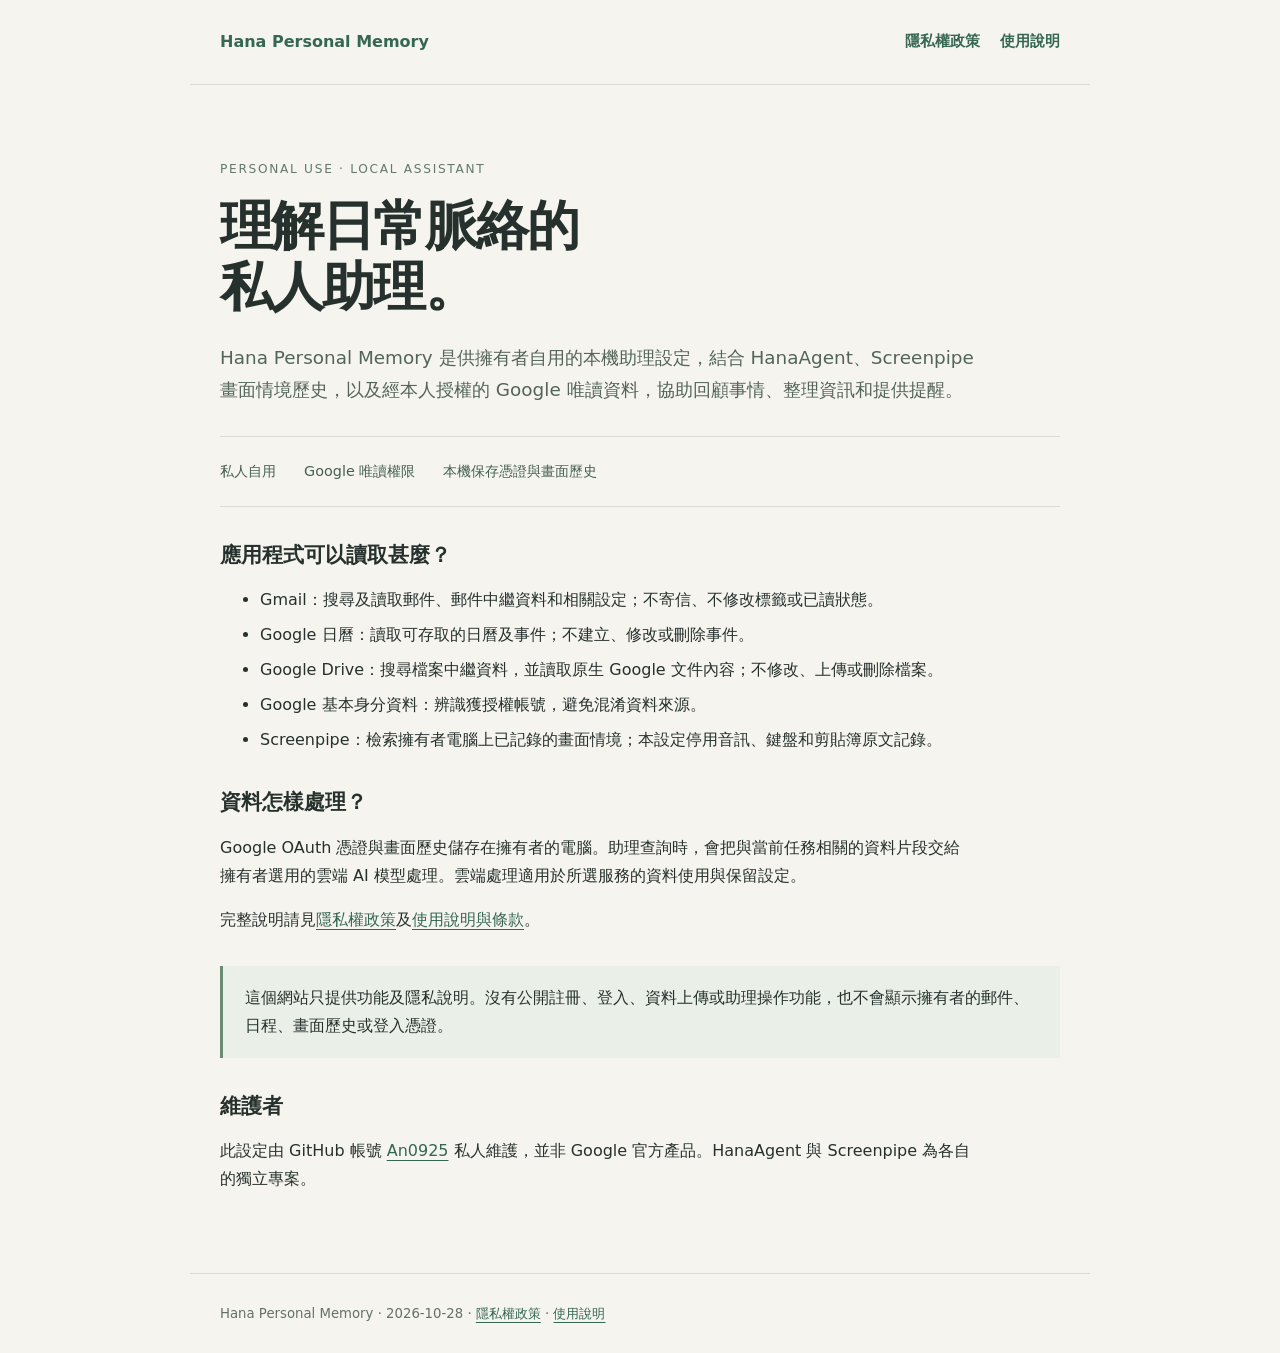
<file: index.html>
<!doctype html>
<html lang="zh-Hant">
<head><meta charset="utf-8"><meta name="viewport" content="width=device-width,initial-scale=1"><meta name="description" content="Hana Personal Memory 私人助理的功能與資料處理說明。"><title>Hana Personal Memory</title><link rel="stylesheet" href="style.css"></head>
<body>
<header><a href="index.html">Hana Personal Memory</a><nav aria-label="主要導覽"><a href="privacy.html">隱私權政策</a><a href="terms.html">使用說明</a></nav></header>
<main>
<p class="eyebrow">Personal use · Local assistant</p>
<h1>理解日常脈絡的<br>私人助理。</h1>
<p class="lead">Hana Personal Memory 是供擁有者自用的本機助理設定，結合 HanaAgent、Screenpipe 畫面情境歷史，以及經本人授權的 Google 唯讀資料，協助回顧事情、整理資訊和提供提醒。</p>
<div class="facts"><span>私人自用</span><span>Google 唯讀權限</span><span>本機保存憑證與畫面歷史</span></div>
<h2>應用程式可以讀取甚麼？</h2>
<ul><li>Gmail：搜尋及讀取郵件、郵件中繼資料和相關設定；不寄信、不修改標籤或已讀狀態。</li><li>Google 日曆：讀取可存取的日曆及事件；不建立、修改或刪除事件。</li><li>Google Drive：搜尋檔案中繼資料，並讀取原生 Google 文件內容；不修改、上傳或刪除檔案。</li><li>Google 基本身分資料：辨識獲授權帳號，避免混淆資料來源。</li><li>Screenpipe：檢索擁有者電腦上已記錄的畫面情境；本設定停用音訊、鍵盤和剪貼簿原文記錄。</li></ul>
<h2>資料怎樣處理？</h2>
<p>Google OAuth 憑證與畫面歷史儲存在擁有者的電腦。助理查詢時，會把與當前任務相關的資料片段交給擁有者選用的雲端 AI 模型處理。雲端處理適用於所選服務的資料使用與保留設定。</p>
<p>完整說明請見<a href="privacy.html">隱私權政策</a>及<a href="terms.html">使用說明與條款</a>。</p>
<div class="notice">這個網站只提供功能及隱私說明。沒有公開註冊、登入、資料上傳或助理操作功能，也不會顯示擁有者的郵件、日程、畫面歷史或登入憑證。</div>
<h2>維護者</h2><p>此設定由 GitHub 帳號 <a href="https://github.com/An0925">An0925</a> 私人維護，並非 Google 官方產品。HanaAgent 與 Screenpipe 為各自的獨立專案。</p>
</main><footer>Hana Personal Memory · 2026-10-28 · <a href="privacy.html">隱私權政策</a> · <a href="terms.html">使用說明</a></footer>
</body></html>
</file>
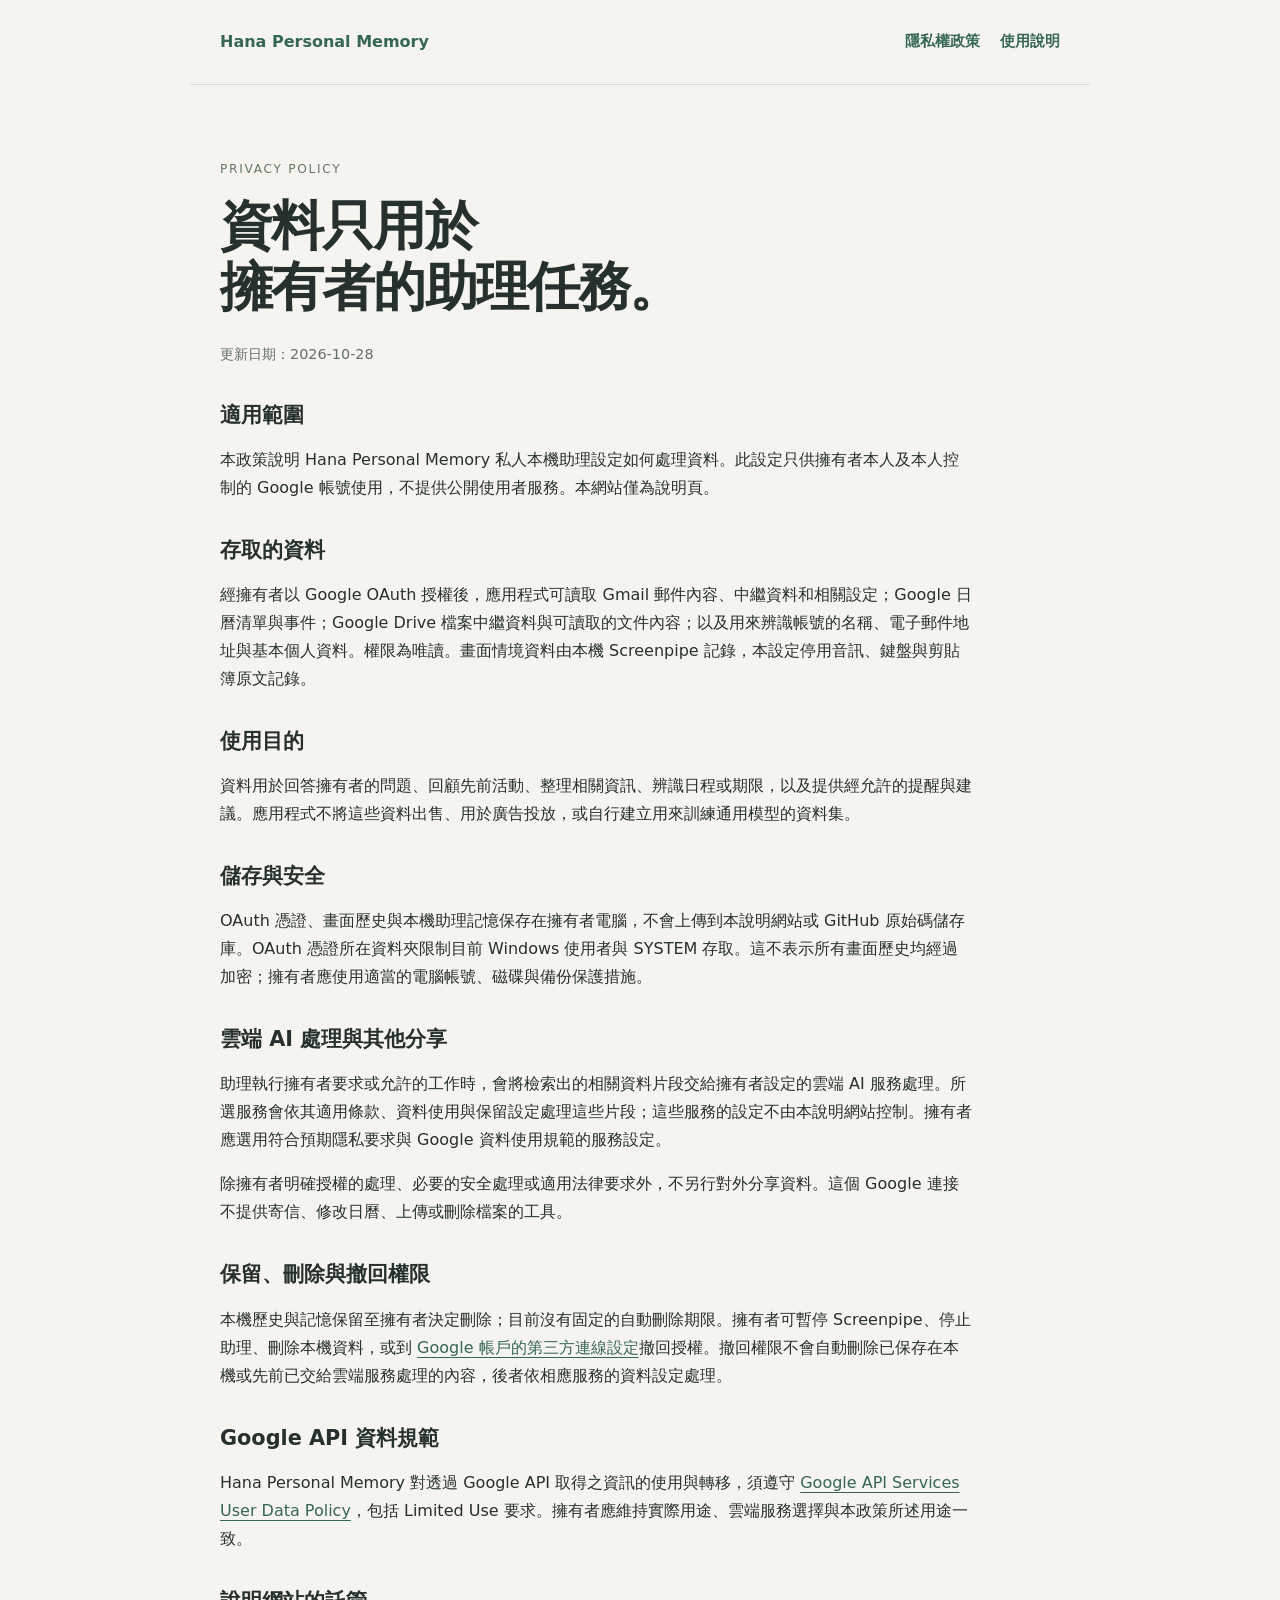
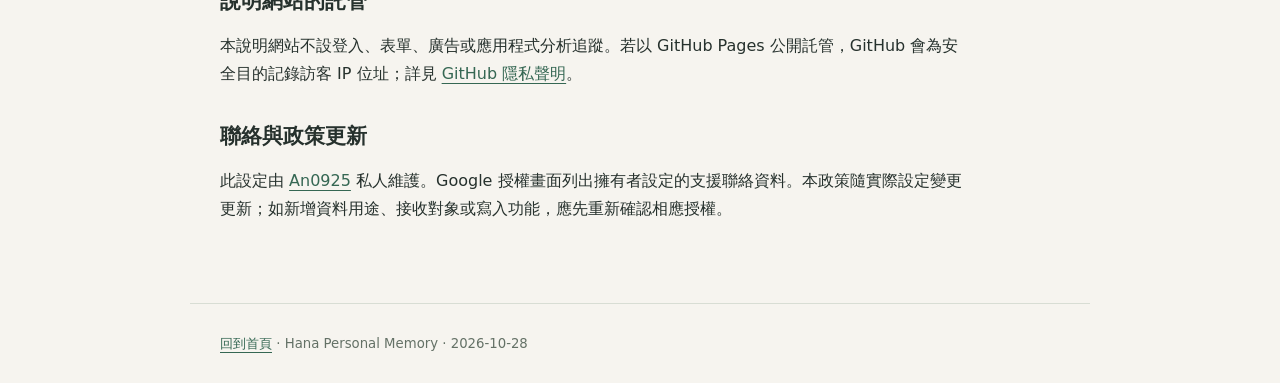
<file: privacy.html>
<!doctype html>
<html lang="zh-Hant">
<head><meta charset="utf-8"><meta name="viewport" content="width=device-width,initial-scale=1"><meta name="description" content="Hana Personal Memory 對 Google 與本機資料的存取、使用、儲存和分享方式。"><title>隱私權政策 · Hana Personal Memory</title><link rel="stylesheet" href="style.css"></head>
<body>
<header><a href="index.html">Hana Personal Memory</a><nav aria-label="主要導覽"><a href="privacy.html" aria-current="page">隱私權政策</a><a href="terms.html">使用說明</a></nav></header>
<main><p class="eyebrow">Privacy policy</p><h1>資料只用於<br>擁有者的助理任務。</h1><p class="date">更新日期：2026-10-28</p>
<h2>適用範圍</h2><p>本政策說明 Hana Personal Memory 私人本機助理設定如何處理資料。此設定只供擁有者本人及本人控制的 Google 帳號使用，不提供公開使用者服務。本網站僅為說明頁。</p>
<h2>存取的資料</h2><p>經擁有者以 Google OAuth 授權後，應用程式可讀取 Gmail 郵件內容、中繼資料和相關設定；Google 日曆清單與事件；Google Drive 檔案中繼資料與可讀取的文件內容；以及用來辨識帳號的名稱、電子郵件地址與基本個人資料。權限為唯讀。畫面情境資料由本機 Screenpipe 記錄，本設定停用音訊、鍵盤與剪貼簿原文記錄。</p>
<h2>使用目的</h2><p>資料用於回答擁有者的問題、回顧先前活動、整理相關資訊、辨識日程或期限，以及提供經允許的提醒與建議。應用程式不將這些資料出售、用於廣告投放，或自行建立用來訓練通用模型的資料集。</p>
<h2>儲存與安全</h2><p>OAuth 憑證、畫面歷史與本機助理記憶保存在擁有者電腦，不會上傳到本說明網站或 GitHub 原始碼儲存庫。OAuth 憑證所在資料夾限制目前 Windows 使用者與 SYSTEM 存取。這不表示所有畫面歷史均經過加密；擁有者應使用適當的電腦帳號、磁碟與備份保護措施。</p>
<h2>雲端 AI 處理與其他分享</h2><p>助理執行擁有者要求或允許的工作時，會將檢索出的相關資料片段交給擁有者設定的雲端 AI 服務處理。所選服務會依其適用條款、資料使用與保留設定處理這些片段；這些服務的設定不由本說明網站控制。擁有者應選用符合預期隱私要求與 Google 資料使用規範的服務設定。</p><p>除擁有者明確授權的處理、必要的安全處理或適用法律要求外，不另行對外分享資料。這個 Google 連接不提供寄信、修改日曆、上傳或刪除檔案的工具。</p>
<h2>保留、刪除與撤回權限</h2><p>本機歷史與記憶保留至擁有者決定刪除；目前沒有固定的自動刪除期限。擁有者可暫停 Screenpipe、停止助理、刪除本機資料，或到 <a href="https://myaccount.google.com/connections">Google 帳戶的第三方連線設定</a>撤回授權。撤回權限不會自動刪除已保存在本機或先前已交給雲端服務處理的內容，後者依相應服務的資料設定處理。</p>
<h2>Google API 資料規範</h2><p>Hana Personal Memory 對透過 Google API 取得之資訊的使用與轉移，須遵守 <a href="https://developers.google.com/terms/api-services-user-data-policy">Google API Services User Data Policy</a>，包括 Limited Use 要求。擁有者應維持實際用途、雲端服務選擇與本政策所述用途一致。</p>
<h2>說明網站的託管</h2><p>本說明網站不設登入、表單、廣告或應用程式分析追蹤。若以 GitHub Pages 公開託管，GitHub 會為安全目的記錄訪客 IP 位址；詳見 <a href="https://docs.github.com/en/site-policy/privacy-policies/github-general-privacy-statement">GitHub 隱私聲明</a>。</p>
<h2>聯絡與政策更新</h2><p>此設定由 <a href="https://github.com/An0925">An0925</a> 私人維護。Google 授權畫面列出擁有者設定的支援聯絡資料。本政策隨實際設定變更更新；如新增資料用途、接收對象或寫入功能，應先重新確認相應授權。</p>
</main><footer><a href="index.html">回到首頁</a> · Hana Personal Memory · 2026-10-28</footer>
</body></html>
</file>
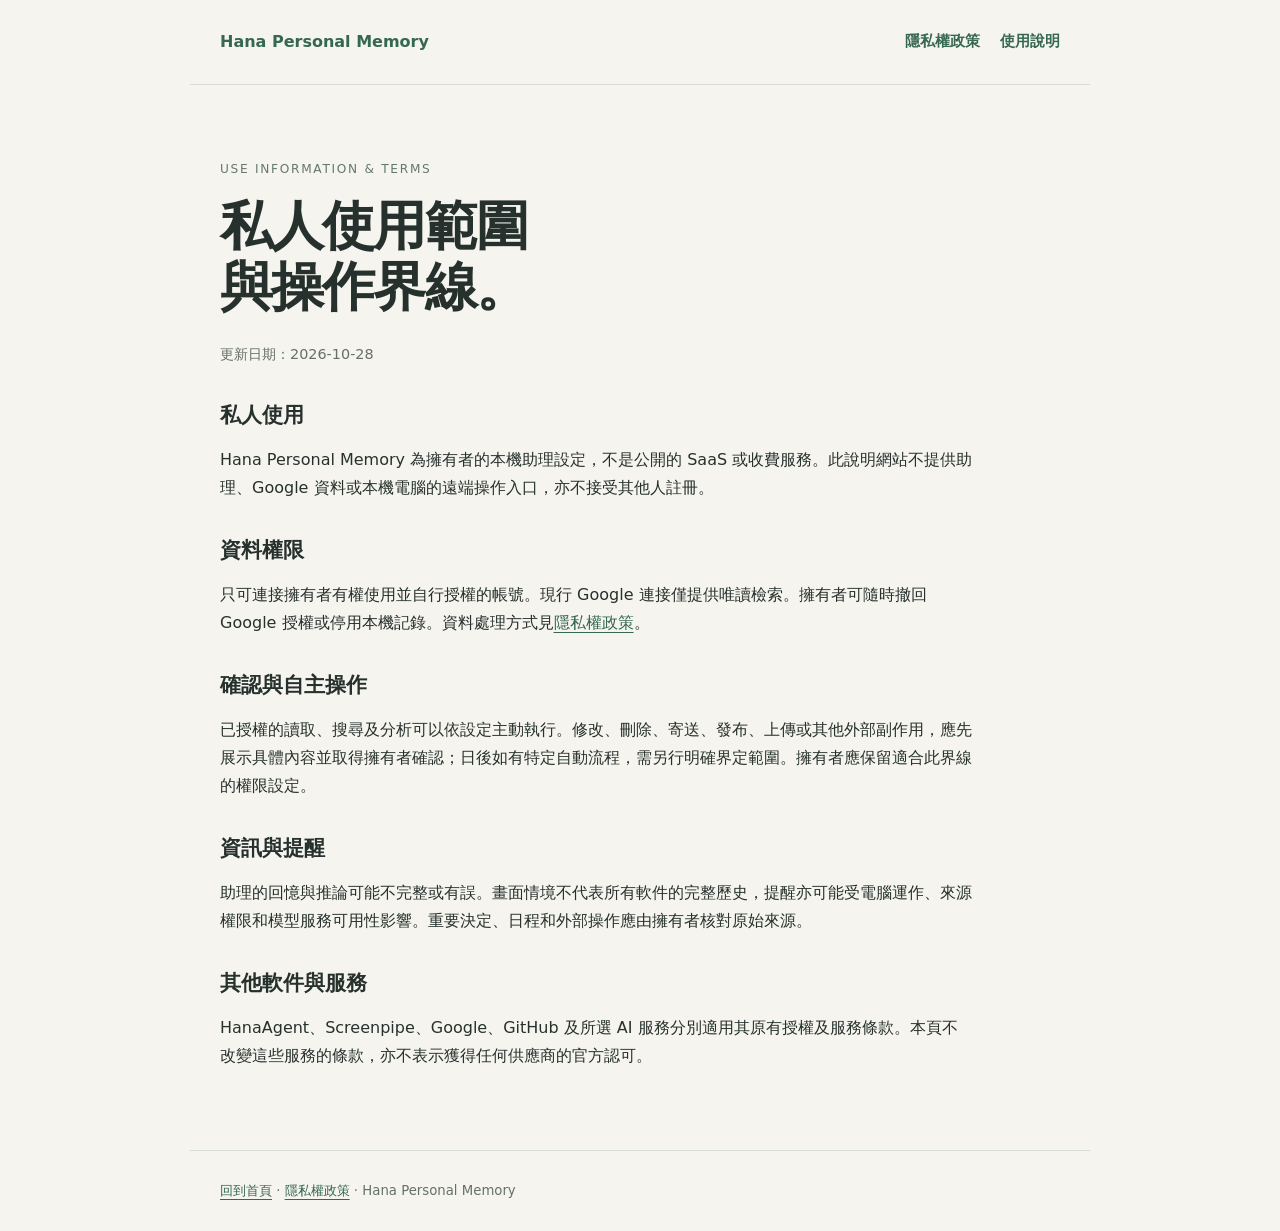
<file: terms.html>
<!doctype html>
<html lang="zh-Hant">
<head><meta charset="utf-8"><meta name="viewport" content="width=device-width,initial-scale=1"><meta name="description" content="Hana Personal Memory 的私人使用範圍、權限與操作界線。"><title>使用說明與條款 · Hana Personal Memory</title><link rel="stylesheet" href="style.css"></head>
<body>
<header><a href="index.html">Hana Personal Memory</a><nav aria-label="主要導覽"><a href="privacy.html">隱私權政策</a><a href="terms.html" aria-current="page">使用說明</a></nav></header>
<main><p class="eyebrow">Use information &amp; terms</p><h1>私人使用範圍<br>與操作界線。</h1><p class="date">更新日期：2026-10-28</p>
<h2>私人使用</h2><p>Hana Personal Memory 為擁有者的本機助理設定，不是公開的 SaaS 或收費服務。此說明網站不提供助理、Google 資料或本機電腦的遠端操作入口，亦不接受其他人註冊。</p>
<h2>資料權限</h2><p>只可連接擁有者有權使用並自行授權的帳號。現行 Google 連接僅提供唯讀檢索。擁有者可隨時撤回 Google 授權或停用本機記錄。資料處理方式見<a href="privacy.html">隱私權政策</a>。</p>
<h2>確認與自主操作</h2><p>已授權的讀取、搜尋及分析可以依設定主動執行。修改、刪除、寄送、發布、上傳或其他外部副作用，應先展示具體內容並取得擁有者確認；日後如有特定自動流程，需另行明確界定範圍。擁有者應保留適合此界線的權限設定。</p>
<h2>資訊與提醒</h2><p>助理的回憶與推論可能不完整或有誤。畫面情境不代表所有軟件的完整歷史，提醒亦可能受電腦運作、來源權限和模型服務可用性影響。重要決定、日程和外部操作應由擁有者核對原始來源。</p>
<h2>其他軟件與服務</h2><p>HanaAgent、Screenpipe、Google、GitHub 及所選 AI 服務分別適用其原有授權及服務條款。本頁不改變這些服務的條款，亦不表示獲得任何供應商的官方認可。</p>
</main><footer><a href="index.html">回到首頁</a> · <a href="privacy.html">隱私權政策</a> · Hana Personal Memory</footer>
</body></html>
</file>
<file: style.css>
:root{font-family:system-ui,-apple-system,"Segoe UI","Noto Sans TC",sans-serif;color:#26312d;background:#f6f4ef;line-height:1.75;font-size:16px}*{box-sizing:border-box}body{margin:0}header,main,footer{max-width:900px;margin:auto;padding:28px 30px}header{display:flex;justify-content:space-between;gap:24px;border-bottom:1px solid #d8ddd4}header a{font-weight:650;text-decoration:none}nav{display:flex;gap:20px;font-size:.92rem}a{color:#356753;text-underline-offset:4px}main{padding-top:58px;padding-bottom:64px}.eyebrow{letter-spacing:.14em;text-transform:uppercase;font-size:.76rem;color:#647969}h1{font-size:clamp(2rem,6vw,3.3rem);line-height:1.15;letter-spacing:-.035em;font-weight:650;margin:16px 0 24px}h2{font-size:1.3rem;line-height:1.4;margin:34px 0 12px}p,ul,ol{max-width:74ch}p{margin:16px 0}.lead{font-size:1.15rem;color:#536458;max-width:65ch}.facts{display:flex;gap:28px;flex-wrap:wrap;padding:22px 0;margin:30px 0;border-top:1px solid #d8ddd4;border-bottom:1px solid #d8ddd4;color:#45614f;font-size:.9rem}.notice{padding:18px 22px;border-left:3px solid #6a8b74;background:#eaf0e8;margin-top:32px}footer{border-top:1px solid #d8ddd4;font-size:.83rem;color:#647166}li{margin:7px 0}.date{color:#647166;font-size:.9rem}@media(max-width:600px){header,main,footer{padding-left:22px;padding-right:22px}header{flex-direction:column;gap:10px}main{padding-top:36px}nav{gap:18px}.facts{gap:12px 24px}}
</file>
